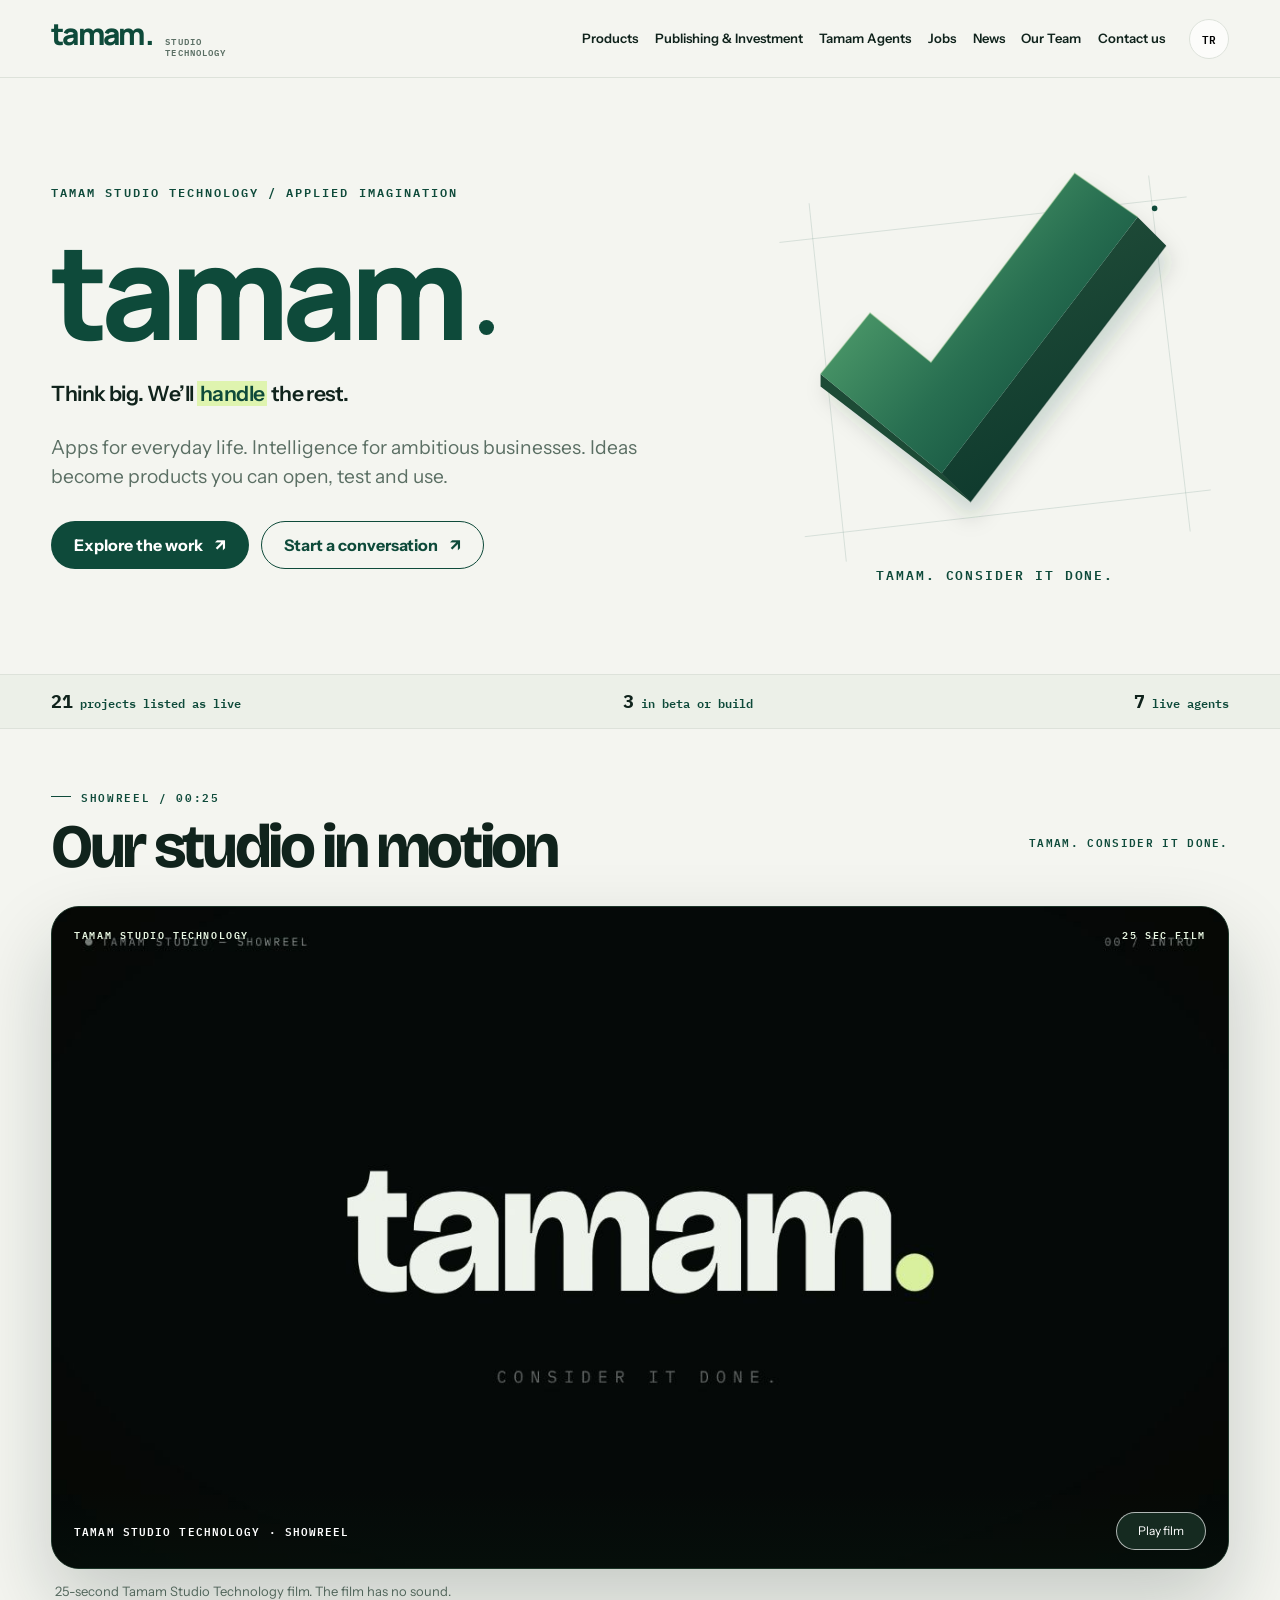
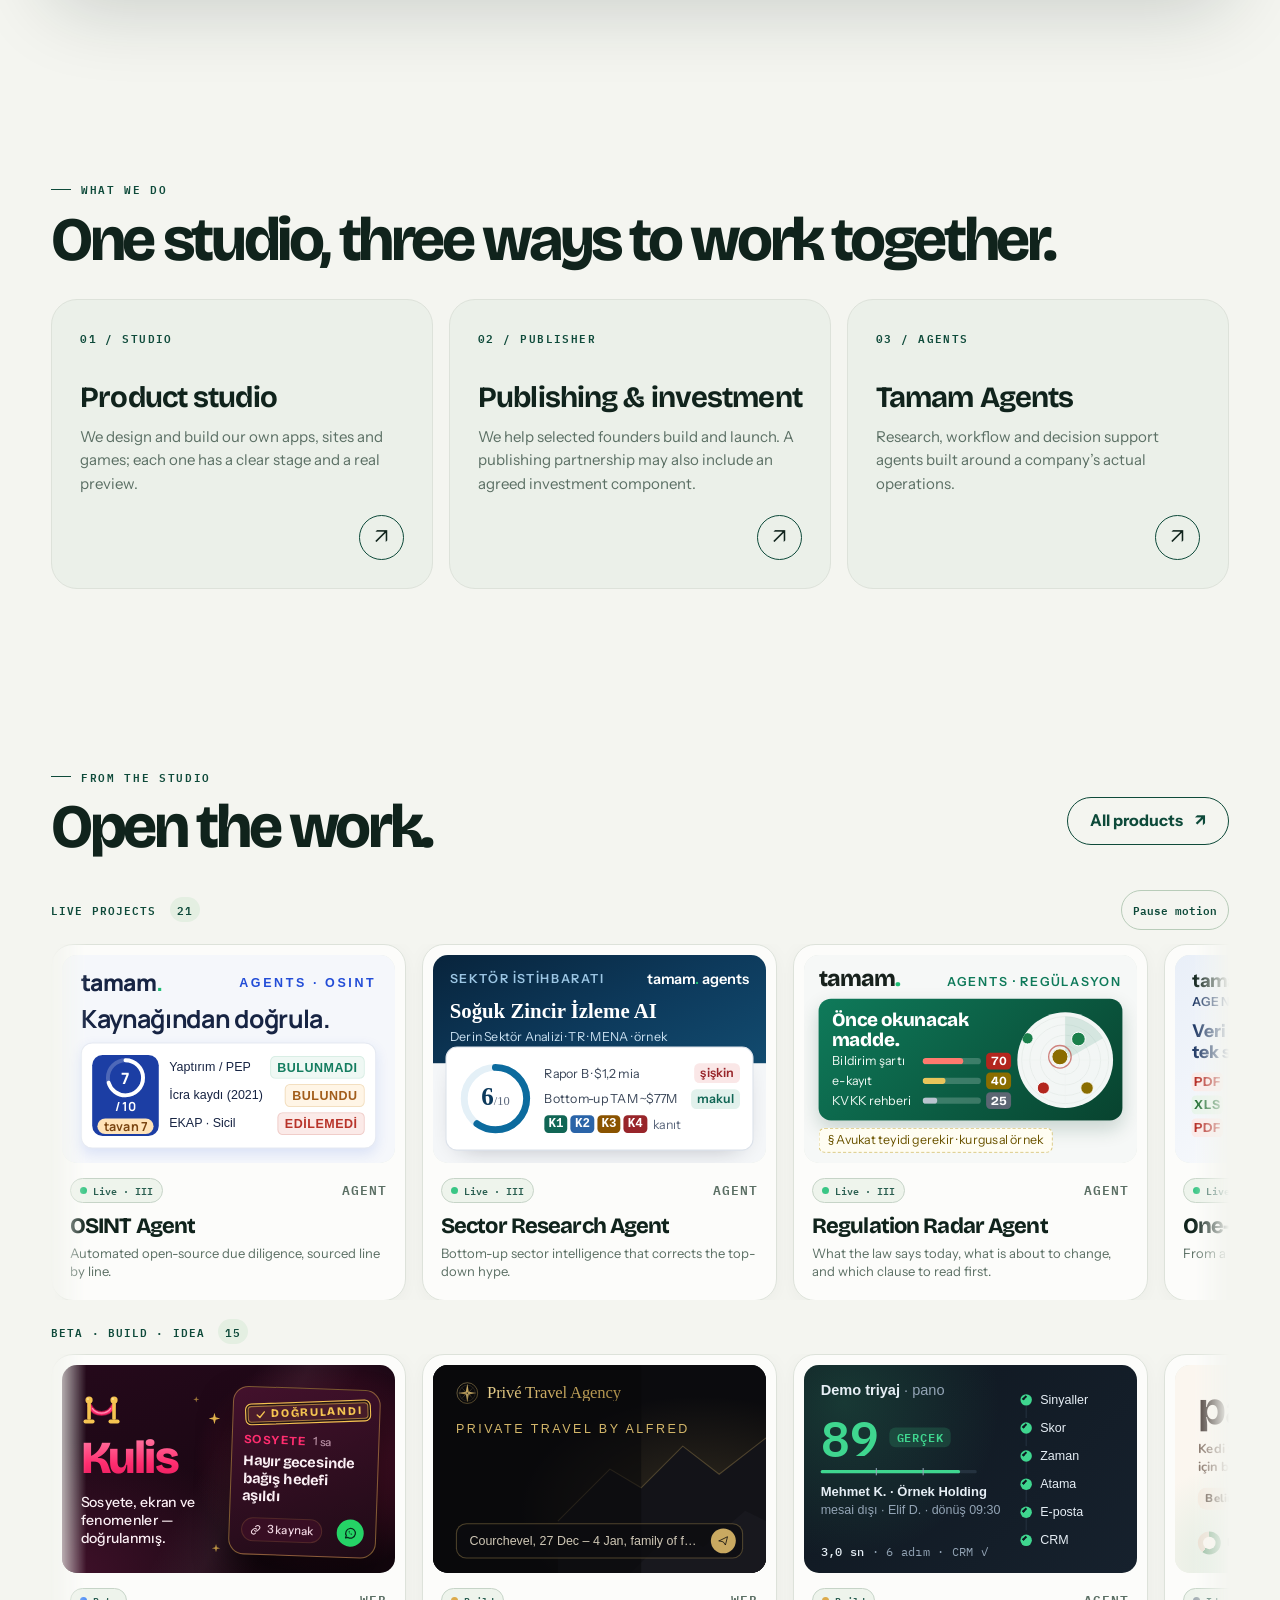
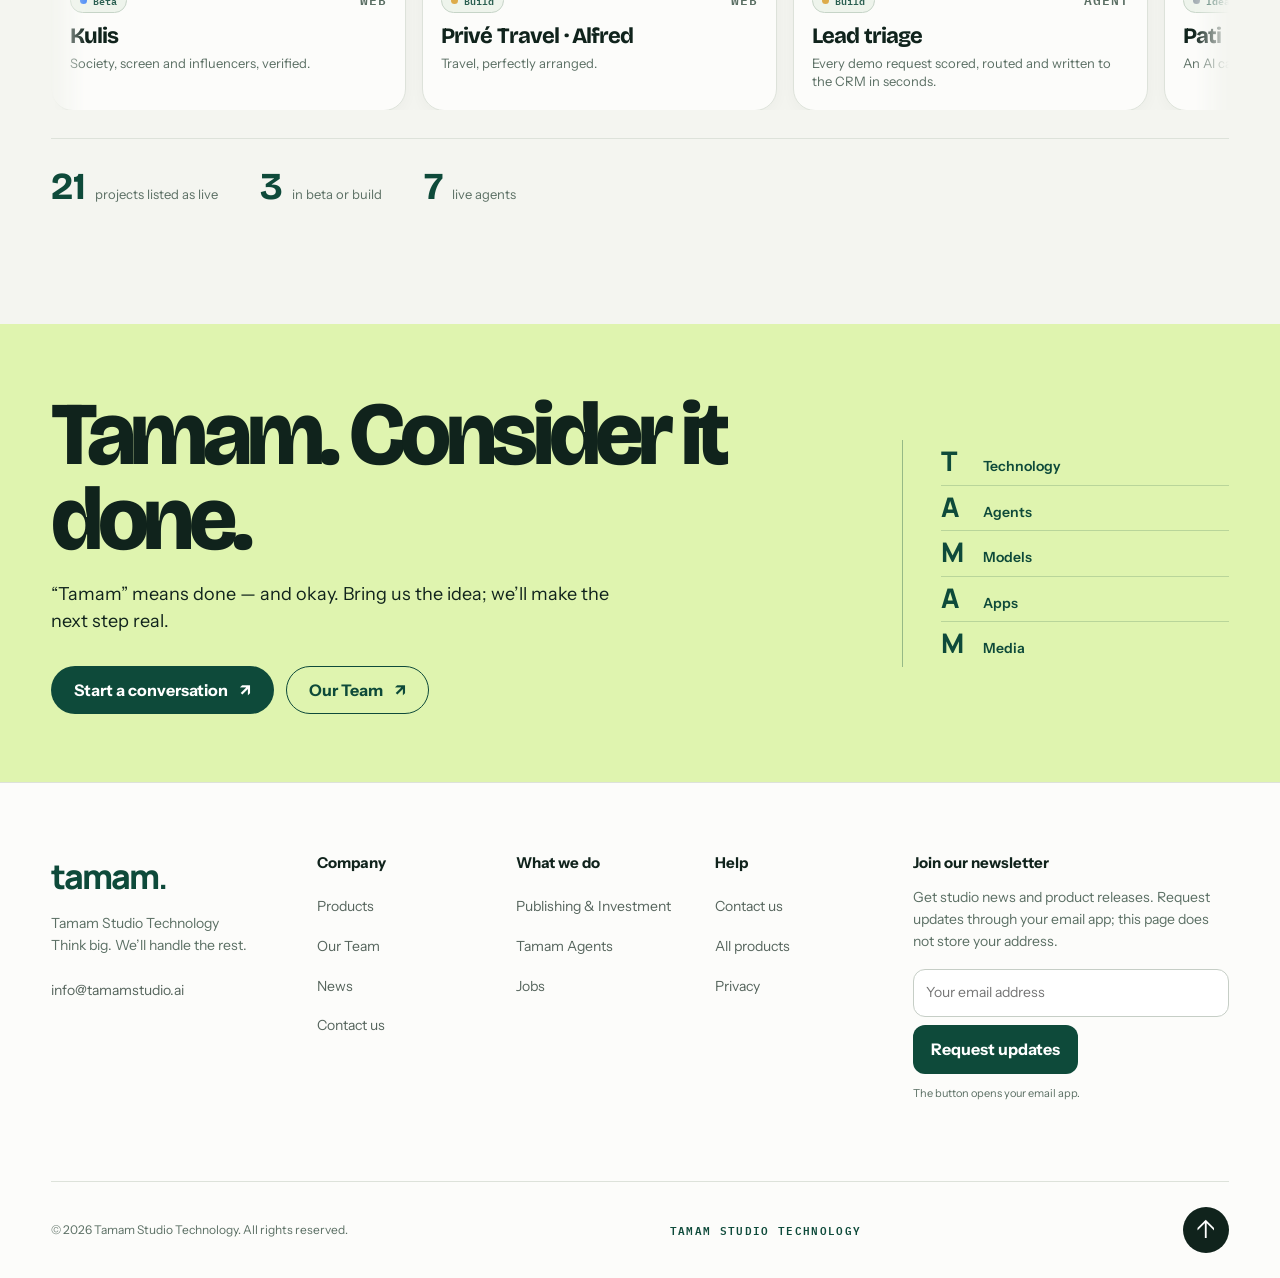
<file: index.html>
<!doctype html>
<html lang="en">
<head>
  <meta charset="utf-8">
  <meta name="viewport" content="width=device-width, initial-scale=1">
  <meta name="theme-color" content="#F4F5F0">
  <meta name="description" content="Tamam Studio Technology makes apps, media and AI products for people and businesses. Explore the work, its current stage and its previews.">
  <title>Tamam Studio Technology — Consider it done.</title>
  <link rel="canonical" href="https://tamamstudio.ai/">
  <meta property="og:type" content="website">
  <meta property="og:site_name" content="Tamam Studio Technology">
  <meta property="og:url" content="https://tamamstudio.ai/">
  <meta property="og:title" content="Tamam Studio Technology — Consider it done.">
  <meta property="og:description" content="Tamam Studio Technology makes apps, media and AI products for people and businesses. Explore the work, its current stage and its previews.">
  <meta property="og:image" content="https://tamamstudio.ai/og.png">
  <meta property="og:image:width" content="1200">
  <meta property="og:image:height" content="630">
  <meta property="og:image:alt" content="tamam. — Tamam Studio Technology. Think big. We’ll handle the rest.">
  <meta property="og:locale" content="en_GB">
  <meta property="og:locale:alternate" content="tr_TR">
  <meta name="twitter:card" content="summary_large_image">
  <meta name="twitter:image" content="https://tamamstudio.ai/og.png">
  <meta name="referrer" content="strict-origin-when-cross-origin">
  <link rel="icon" href="favicon.ico" sizes="32x32">
  <link rel="icon" type="image/svg+xml" href="tamam-check.svg">
  <link rel="apple-touch-icon" href="apple-touch-icon.png">
  <link rel="preconnect" href="https://fonts.googleapis.com">
  <link rel="preconnect" href="https://fonts.gstatic.com" crossorigin>
  <link href="https://fonts.googleapis.com/css2?family=Bricolage+Grotesque:opsz,wght@12..96,400..800&family=Instrument+Sans:wght@400;500;600;700&family=Manrope:wght@600;700;800&family=IBM+Plex+Mono:wght@400;500;600&display=swap" rel="stylesheet">
  <link href="https://fonts.googleapis.com/css2?family=Playfair+Display:wght@700;900&family=Newsreader:wght@400;600&family=Libre+Franklin:wght@400;600&family=Bodoni+Moda:opsz,wght@6..96,500..700&family=Fraunces:opsz,wght@9..144,400..700&family=Baloo+2:wght@700;800&family=Nunito:wght@600;700&display=swap" rel="stylesheet" media="print" onload="this.media='all'">
  <link rel="stylesheet" href="site.css?v=2">
  <script type="application/ld+json">{"@context":"https://schema.org","@type":"Organization","name":"Tamam Studio Technology","url":"https://tamamstudio.ai/","logo":"https://tamamstudio.ai/apple-touch-icon.png","email":"info@tamamstudio.ai","slogan":"Think big. We’ll handle the rest.","description":"Tamam Studio Technology makes apps, media and AI products for people and businesses."}</script>
</head>
<body>
  <a class="skip" href="#main">Skip to content</a>
  <header class="site-header" id="top">
    <div class="header-inner">
      <a class="wordmark" href="#home" aria-label="Tamam Studio Technology home">tamam<span class="wordmark-dot">.</span><span class="wordmark-sub">STUDIO TECHNOLOGY</span></a>
      <button id="menu-toggle" class="menu-toggle" type="button" aria-label="Open menu" aria-controls="main-nav" aria-expanded="false"><span></span><span></span><span></span></button>
      <nav id="main-nav" class="main-nav" aria-label="Primary">
        <a href="#products" data-nav="products">Products</a>
        <a href="#publisher" data-nav="publisher">Publishing &amp; Investment</a>
        <a href="#agents" data-nav="agents">Tamam Agents</a>
        <a href="#jobs" data-nav="jobs">Jobs</a>
        <a href="#news" data-nav="news">News</a>
        <a href="#team" data-nav="team">Our Team</a>
        <a href="#contact" data-nav="contact">Contact us</a>
      </nav>
      <button class="lang-toggle" id="lang-toggle" type="button" aria-label="Switch language">TR</button>
    </div>
  </header>
  <main id="main" tabindex="-1"></main>
  <footer class="site-footer" id="site-footer"></footer>
  <div class="modal-backdrop" id="project-modal" role="presentation" hidden></div>
  <noscript>
    <div class="no-script">
      <h1>tamam. — Tamam Studio Technology</h1>
      <p>Think big. We’ll handle the rest. Tamam Studio Technology makes apps for everyday life and AI agents for ambitious businesses: a product studio, a publishing and investment arm for selected founders, and Tamam Agents for companies.</p>
      <p>The project catalogue and its interactive previews need JavaScript. Contact: <a href="mailto:info@tamamstudio.ai">info@tamamstudio.ai</a></p>
    </div>
  </noscript>
  <script src="catalog.js?v=2"></script>
  <script src="site.js?v=2"></script>
</body>
</html>
</file>
<file: site.css>
:root{--bg:#F4F5F0;--paper:#FCFCFA;--ink:#10231C;--muted:#5B6F64;--line:#DDE2DA;--forest:#0E4A3A;--forest-deep:#0B362B;--green:#1FBF75;--lime:#DFF4AF;--gold:#D9A032;--blue:#3B82F6;--radius:24px;--display:'Bricolage Grotesque',Arial,sans-serif;--body:'Instrument Sans',Arial,sans-serif;--mono:'IBM Plex Mono',monospace}
*{box-sizing:border-box}html{scroll-behavior:smooth}body{margin:0;background:var(--bg);color:var(--ink);font:16px/1.55 var(--body);-webkit-font-smoothing:antialiased}body.modal-open{overflow:hidden}a{color:inherit}button,input{font:inherit}button{cursor:pointer}img,video{max-width:100%}button:focus-visible,a:focus-visible,input:focus-visible{outline:3px solid var(--green);outline-offset:3px}.sr-only{position:absolute;width:1px;height:1px;padding:0;margin:-1px;overflow:hidden;clip:rect(0,0,0,0);white-space:nowrap;border:0}.skip{position:absolute;left:-9999px;top:10px;z-index:1000;padding:10px;background:white}.skip:focus{left:12px}.site-header{position:sticky;top:0;z-index:50;background:rgba(244,245,240,.93);border-bottom:1px solid var(--line);-webkit-backdrop-filter:blur(18px);backdrop-filter:blur(18px)}.header-inner{max-width:1440px;margin:auto;min-height:77px;padding:0 clamp(20px,4vw,52px);display:flex;align-items:center;gap:24px}.wordmark{text-decoration:none;font:800 30px/1 var(--display);letter-spacing:-.06em;white-space:nowrap;display:flex;align-items:baseline;gap:2px}.wordmark-dot{color:var(--green)}.wordmark-sub{font:600 9px/1.2 var(--mono);letter-spacing:.12em;margin-left:10px;color:var(--muted);max-width:75px;white-space:normal}.main-nav{display:flex;align-items:center;justify-content:flex-end;gap:clamp(10px,1.3vw,22px);flex:1}.main-nav a{text-decoration:none;font-size:13px;font-weight:600;white-space:nowrap;position:relative;padding:23px 0}.main-nav a:hover,.main-nav a.active{color:var(--forest)}.main-nav a.active::after{content:'';height:3px;background:var(--green);position:absolute;bottom:13px;left:0;right:0;border-radius:2px}.lang-toggle{border:1px solid var(--line);background:var(--paper);border-radius:999px;padding:8px 12px;font:600 11px var(--mono)}.menu-toggle{display:none;background:none;border:0;width:42px;height:42px;padding:9px}.menu-toggle span{display:block;height:2px;background:var(--ink);margin:5px 0}
.container{max-width:1360px;margin:auto;padding:0 clamp(20px,4vw,56px)}.eyebrow{font:600 11px/1.4 var(--mono);letter-spacing:.15em;text-transform:uppercase;color:var(--forest);display:flex;align-items:center;gap:10px}.eyebrow::before{content:'';width:20px;height:1px;background:currentColor}.page-hero{padding:96px 0 50px}.page-hero h1,.section-title{font:750 clamp(46px,7vw,96px)/.99 var(--display);letter-spacing:-.055em;margin:18px 0 22px;text-wrap:balance}.page-hero p{max-width:780px;font-size:clamp(17px,2vw,22px);color:var(--muted);line-height:1.45;margin:0}.section-title{font-size:clamp(36px,4.8vw,64px)}.lead{font-size:20px;line-height:1.55;color:var(--muted);max-width:800px}.button{display:inline-flex;align-items:center;justify-content:center;gap:11px;border:1px solid transparent;min-height:48px;padding:10px 22px;border-radius:999px;font-weight:700;text-decoration:none;transition:transform .2s,background .2s,border-color .2s}.button:hover{transform:translateY(-2px)}.button.primary{background:var(--forest);color:#fff}.button.primary:hover{background:var(--forest-deep)}.button.light{background:var(--lime);color:var(--ink)}.button.outline{border-color:var(--forest);color:var(--forest)}.button.white{background:#fff;color:var(--forest)}.button-row{display:flex;gap:12px;flex-wrap:wrap;margin-top:30px}
.home-hero{padding:78px 0 64px;position:relative;overflow:hidden;background:radial-gradient(ellipse 50% 45% at 90% 10%,#E3F3E6 0,transparent 100%),var(--bg)}.home-grid{display:grid;grid-template-columns:minmax(0,1.25fr) minmax(300px,.75fr);gap:52px;align-items:end}.hero-overline{font:600 12px var(--mono);letter-spacing:.17em;color:var(--forest);text-transform:uppercase}.home-hero h1{font:800 clamp(62px,9vw,148px)/.9 var(--display);letter-spacing:-.075em;margin:26px 0 20px}.home-hero h1 .check-inline{display:inline-flex;vertical-align:.09em;width:.66em;height:.66em;border:3px solid var(--green);border-radius:50%;align-items:center;justify-content:center;margin-left:.07em;animation:check-pop .85s .55s both}.home-hero h1 .check-inline svg{width:70%;height:70%;stroke:var(--forest);stroke-width:3.2;fill:none;stroke-linecap:round;stroke-linejoin:round}.home-hero .slogan{font:700 clamp(25px,3vw,42px)/1.15 var(--display);letter-spacing:-.04em;margin:0 0 18px}.home-hero .slogan em{font-style:normal;background:var(--lime);padding:0 .12em}.home-hero .summary{font-size:19px;line-height:1.48;max-width:490px;color:var(--muted)}.acronym{margin-top:42px;display:grid;grid-template-columns:repeat(5,1fr);gap:7px;max-width:720px}.acronym div{border-top:1px solid #B9C8BB;padding:12px 7px 10px 0;animation:rise .7s both}.acronym div:nth-child(2){animation-delay:.1s}.acronym div:nth-child(3){animation-delay:.2s}.acronym div:nth-child(4){animation-delay:.3s}.acronym div:nth-child(5){animation-delay:.4s}.acronym strong{display:block;font:800 28px/1 var(--display);color:var(--forest)}.acronym span{display:block;margin-top:5px;font:500 11px/1.25 var(--mono);word-break:break-word;color:var(--muted)}.hero-ribbon{border-top:1px solid var(--line);border-bottom:1px solid var(--line);padding:15px 0;background:#ECF0E8}.ribbon-inner{display:flex;gap:30px;flex-wrap:wrap;justify-content:space-between;font:600 12px var(--mono);color:var(--forest)}.ribbon-inner b{font-size:18px;color:var(--ink)}
.section{padding:90px 0}.section-head{display:flex;justify-content:space-between;align-items:end;gap:20px;margin-bottom:28px}.section-head h2{margin:13px 0 0}.reel-section{padding:60px 0 90px}.reel-frame{position:relative;background:#0B120E;border-radius:28px;overflow:hidden;box-shadow:0 36px 80px rgba(16,35,28,.2);border:1px solid #1C3528}.reel-frame video{display:block;width:100%;aspect-ratio:16/9;object-fit:cover;background:radial-gradient(circle at 50% 55%,#1D3B2D,#07110B 75%)}.reel-top{position:absolute;top:0;left:0;right:0;display:flex;justify-content:space-between;padding:18px 22px;color:#E8F7E2;pointer-events:none;font:600 10px var(--mono);letter-spacing:.16em}.reel-bottom{position:absolute;bottom:0;left:0;right:0;display:flex;justify-content:space-between;align-items:center;gap:12px;padding:24px 22px 18px;background:linear-gradient(transparent,#06100BBF);color:#fff}.reel-bottom span{font:600 11px var(--mono);letter-spacing:.1em}.reel-bottom button{border:1px solid #FFFFFFAA;background:#152A20;color:white;border-radius:999px;padding:9px 15px;font-size:12px}.reel-note{color:var(--muted);font-size:13px;margin:12px 4px 0}
.pillar-grid{display:grid;grid-template-columns:repeat(3,1fr);gap:16px}.pillar{min-height:290px;background:#EBF0E9;border:1px solid var(--line);border-radius:26px;padding:28px;text-decoration:none;display:flex;flex-direction:column;justify-content:space-between;transition:transform .25s,border-color .25s}.pillar:hover{transform:translateY(-5px);border-color:var(--green)}.pillar .number{font:600 11px var(--mono);color:var(--forest);letter-spacing:.13em}.pillar h3{font:700 clamp(24px,2.3vw,32px)/1.12 var(--display);letter-spacing:-.03em;margin:16px 0 10px}.pillar p{color:var(--muted);font-size:15px;margin:0}.pillar .arrow{align-self:flex-end;width:45px;height:45px;border:1px solid var(--forest);border-radius:50%;display:grid;place-items:center;font-size:22px}.phase-summary{display:flex;gap:42px;flex-wrap:wrap;border-top:1px solid var(--line);padding:25px 0;margin-top:28px}.phase-summary div{display:flex;align-items:baseline;gap:9px}.phase-summary strong{font:700 38px var(--display);color:var(--forest)}.phase-summary span{color:var(--muted);font-size:13px}
.filter-bar{display:flex;gap:9px;flex-wrap:wrap;margin:0 0 24px}.filter-bar button{border:1px solid var(--line);background:var(--paper);border-radius:999px;padding:9px 15px;color:var(--ink);font-size:13px;font-weight:600}.filter-bar button.active{background:var(--forest);color:white;border-color:var(--forest)}.catalog-meta{font:500 12px var(--mono);color:var(--muted);margin-bottom:14px}.project-grid{display:grid;grid-template-columns:repeat(4,minmax(0,1fr));gap:24px 18px}.project-card{display:block;text-decoration:none;min-width:0}.project-card .cover-host{width:100%;aspect-ratio:8/5;border-radius:20px;overflow:hidden;background:#e5ece4;position:relative;border:1px solid #D5DDD3;transition:transform .25s,box-shadow .25s}.project-card:hover .cover-host{transform:translateY(-4px);box-shadow:0 16px 32px #10231C1A}.project-card h3{font:700 21px/1.15 var(--display);letter-spacing:-.03em;margin:12px 0 5px;white-space:nowrap;overflow:hidden;text-overflow:ellipsis}.project-card p{font-size:12px;color:var(--muted);margin:0;line-height:1.35;min-height:32px}.project-card .card-meta{display:flex;align-items:center;gap:10px;margin-top:8px;font:600 11px var(--mono);color:var(--forest)}.phase-dot{width:8px;height:8px;border-radius:50%;background:#94A29A;flex:none}.phase-dot.live,.phase-dot.internal{background:var(--green)}.phase-dot.beta{background:var(--blue)}.phase-dot.build{background:var(--gold)}.phase-dot.idea{background:#96A2A9}.featured-grid{display:grid;grid-template-columns:repeat(4,1fr);gap:16px}.featured-grid .project-card{background:var(--paper);border:1px solid var(--line);border-radius:24px;padding:10px 10px 14px}.featured-grid .project-card h3,.featured-grid .project-card p,.featured-grid .project-card .card-meta{margin-left:6px;margin-right:6px}.featured-grid .project-card .cover-host{border-radius:16px}
.promise{background:var(--lime);padding:68px 0}.promise-inner{display:flex;justify-content:space-between;align-items:center;gap:40px}.promise h2{font:800 clamp(45px,7vw,96px)/.95 var(--display);letter-spacing:-.06em;margin:0 0 18px}.promise p{max-width:570px;font-size:18px}.promise .seal{width:190px;height:190px;border:2px solid var(--forest);border-radius:50%;flex:none;display:grid;place-items:center}.promise .seal svg{width:120px;height:120px;fill:none;stroke:var(--forest);stroke-width:11;stroke-linecap:round;stroke-linejoin:round}
.info-grid{display:grid;grid-template-columns:repeat(3,1fr);gap:15px;margin:30px 0 80px}.info-card{padding:28px;background:var(--paper);border:1px solid var(--line);border-radius:24px}.info-card .index{font:600 11px var(--mono);color:var(--forest)}.info-card h3{font:700 25px/1.15 var(--display);letter-spacing:-.03em;margin:22px 0 10px}.info-card p{color:var(--muted);margin:0}.info-card a{text-decoration:none;color:var(--forest);font-weight:700}.split{display:grid;grid-template-columns:1fr 1fr;gap:40px;align-items:start}.quote-panel{padding:34px;border-radius:28px;background:var(--forest);color:white}.quote-panel h2{font:700 37px/1.1 var(--display);margin:0 0 18px}.quote-panel p{color:#D9EDE1;margin:0}.role-cloud{display:flex;gap:9px;flex-wrap:wrap;margin:26px 0}.role-cloud span{padding:10px 13px;border-radius:999px;border:1px solid #BFCFC1;background:#EDF2EA;font-weight:700;font-size:13px}.timeline{list-style:none;padding:0;margin:0}.timeline li{padding:20px 0;border-top:1px solid var(--line)}.timeline strong{display:block;font-size:18px}.timeline small{display:block;font:600 11px var(--mono);color:var(--forest);margin:5px 0}.timeline p{margin:6px 0 0;color:var(--muted)}.paper-panel{padding:35px;background:#fff;border:1px solid var(--line);border-radius:28px}.paper-panel h2{font:700 30px var(--display);margin:0 0 12px}.paper-panel p{color:var(--muted)}.paper-panel ul{padding-left:20px}.paper-panel li{margin:10px 0}.news-page .paper-masthead{background:#F4EFE6;border:1px solid #B9AE9C;padding:35px;margin:36px 0;border-radius:5px;max-width:960px}.news-page .paper-masthead h2{font:900 clamp(48px,7vw,90px)/1 'Playfair Display',Georgia,serif;letter-spacing:-.045em;margin:0;text-align:center}.news-page .paper-masthead p{text-align:center;font-family:'Newsreader',Georgia,serif;font-style:italic}.news-page .paper-rule{border-bottom:3px double #161616;margin-top:20px}.news-page .news-open{display:flex;align-items:center;gap:16px;margin:28px 0 0}.news-page .news-open img{width:200px;height:130px;object-fit:cover;object-position:top;border:1px solid #B9AE9C}
.site-footer{background:#FCFCFA;border-top:1px solid var(--line);margin-top:0;padding:70px 0 0}.footer-top{display:grid;grid-template-columns:1.1fr .8fr .8fr .8fr 1.55fr;gap:32px;padding-bottom:68px}.footer-brand{font:800 34px var(--display);letter-spacing:-.06em}.footer-brand b{color:var(--green)}.footer-top h3{font:700 15px var(--body);margin:0 0 15px}.footer-top a{display:block;text-decoration:none;color:#55645C;margin:9px 0;font-size:14px}.footer-top a:hover{text-decoration:underline;color:var(--forest)}.footer-top p{color:var(--muted);font-size:14px;max-width:300px}.newsletter-form{display:flex;gap:8px;margin-top:17px}.newsletter-form input{min-width:0;flex:1;border:1px solid #C6CEC6;border-radius:12px;background:white;padding:12px;font-size:14px}.newsletter-form button{border:0;border-radius:12px;padding:12px 18px;background:var(--forest);color:white;font-weight:700}.newsletter-note{font-size:11px!important}.footer-bottom{border-top:1px solid var(--line);padding:25px 0;display:flex;justify-content:space-between;align-items:center;gap:20px;color:var(--muted);font-size:12px}.footer-bottom p{margin:0}.to-top{width:46px;height:46px;border-radius:50%;background:var(--ink);color:#fff;border:0;font-size:25px;line-height:1}.footer-top .top-control{align-self:start}.footer-mark{font:600 11px var(--mono);letter-spacing:.12em;color:var(--forest)}
.modal-backdrop[hidden]{display:none}.modal-backdrop{position:fixed;inset:0;z-index:100;background:rgba(8,25,16,.82);display:flex;justify-content:center;align-items:center;padding:20px;-webkit-backdrop-filter:blur(10px);backdrop-filter:blur(10px)}.modal-panel{position:relative;width:min(1460px,100%);max-height:calc(100vh - 40px);overflow:auto;background:var(--paper);border-radius:28px;display:grid;grid-template-columns:minmax(0,1fr) 360px;box-shadow:0 40px 100px #0006}.modal-close{position:sticky;top:15px;margin:15px 15px -55px auto;grid-column:1/-1;z-index:5;border:0;background:#fff;color:var(--ink);border-radius:50%;width:42px;height:42px;box-shadow:0 3px 12px #0003;font-size:25px}.modal-view{background:#E8EEE9;min-height:650px;display:flex;align-items:center;justify-content:center;overflow:auto;padding:36px 20px}.device-footprint{position:relative;flex:none}.device{position:absolute;left:0;top:0;transform-origin:0 0;background:#fff;overflow:hidden;box-shadow:0 24px 70px #0003}.device.phone{border:10px solid #18201C;border-radius:49px}.device.phone .device-screen{border-radius:39px;overflow:hidden}.device.browser{border:9px solid #17241B;border-radius:18px}.device.browser .device-screen{border-radius:8px}.device-screen{position:absolute;inset:0}.phone-island{position:absolute;left:50%;top:10px;transform:translateX(-50%);width:105px;height:26px;border-radius:20px;background:#151515;z-index:4;pointer-events:none}.modal-copy{padding:42px 28px 30px;overflow:auto}.modal-copy .phase{font:700 12px var(--mono);text-transform:uppercase;color:var(--forest)}.modal-copy h2{font:800 38px/1.03 var(--display);letter-spacing:-.045em;margin:16px 0}.modal-copy .tag{font-size:18px;font-weight:600;color:var(--forest)}.modal-copy p{font-size:14px;color:var(--muted)}.modal-copy h3{font:700 14px var(--body);margin:26px 0 6px}.modal-copy .small{font-size:12px}.modal-copy .external{margin-top:18px}.modal-copy .hint{margin-top:16px;font:500 11px var(--mono);color:var(--muted)}.no-script{text-align:center;padding:30px}
@keyframes rise{from{opacity:0;transform:translateY(16px)}to{opacity:1;transform:none}}@keyframes check-pop{from{opacity:0;transform:scale(.3) rotate(-25deg)}to{opacity:1;transform:scale(1) rotate(0)}}@media(prefers-reduced-motion:reduce){*,*::before,*::after{animation-duration:.01ms!important;transition-duration:.01ms!important;scroll-behavior:auto!important}}
@media(max-width:1120px){.main-nav{gap:10px}.main-nav a{font-size:11px}.wordmark-sub{display:none}.project-grid{grid-template-columns:repeat(3,1fr)}.featured-grid{grid-template-columns:repeat(2,1fr)}.footer-top{grid-template-columns:repeat(4,1fr)}.footer-top>div:last-child{grid-column:1/-1;max-width:640px}}@media(max-width:800px){.header-inner{min-height:67px}.menu-toggle{display:block;order:3;margin-left:auto}.lang-toggle{order:2;margin-left:auto}.main-nav{position:absolute;top:67px;left:0;right:0;background:var(--paper);border-bottom:1px solid var(--line);display:none;flex-direction:column;align-items:stretch;padding:10px 24px 20px;box-shadow:0 20px 30px #10231C19}.main-nav.open{display:flex}.main-nav a{font-size:15px;padding:8px 0}.main-nav a.active::after{bottom:4px;right:auto;width:30px}.home-grid,.split{grid-template-columns:1fr}.pillar-grid,.info-grid{grid-template-columns:1fr}.project-grid{grid-template-columns:repeat(2,1fr)}.modal-panel{grid-template-columns:1fr}.modal-view{min-height:500px}.modal-copy{padding:26px}.footer-top{grid-template-columns:repeat(2,1fr)}.footer-bottom{align-items:start}.promise .seal{width:100px;height:100px}.promise .seal svg{width:64px;height:64px}}@media(max-width:520px){.home-hero{padding:55px 0}.home-hero h1{font-size:60px}.acronym span{font-size:8px}.acronym strong{font-size:20px}.section{padding:65px 0}.project-grid{gap:18px 10px}.project-card h3{font-size:17px}.project-card p{font-size:11px}.featured-grid{gap:10px}.featured-grid .project-card{padding:6px 6px 12px}.phase-summary{gap:16px}.promise-inner{display:block}.promise .seal{margin-top:30px}.footer-top{gap:18px}.footer-top>div:last-child{grid-column:1/-1}.newsletter-form{flex-direction:column}.footer-bottom{flex-direction:column}.modal-backdrop{padding:6px}.modal-panel{border-radius:17px;max-height:calc(100vh - 12px)}.modal-view{padding:30px 10px;min-height:440px}.page-hero{padding:62px 0 32px}}

.promise .seal img{width:180px;height:180px;max-width:none}@media(max-width:800px){.promise .seal img{width:100px;height:100px}}

.reel-controls{display:flex;align-items:center;gap:8px}.reel-controls button{min-width:90px}

/* The hero is an open editorial layout; the acrostic occupies its own column. */
.home-hero{padding:clamp(64px,7vw,112px) 0 clamp(65px,7vw,100px);background:radial-gradient(ellipse 38% 60% at 90% 20%,#E3F3E6 0,transparent 100%),var(--bg)}
.wordmark,.footer-brand,.home-hero h1{font-family:'Manrope','Instrument Sans',Arial,sans-serif}
.home-grid{grid-template-columns:minmax(0,1.75fr) minmax(240px,.72fr);gap:clamp(36px,5vw,80px);align-items:center}
.home-grid>*{min-width:0}
.hero-main{position:relative;z-index:1}
.home-hero h1{font:800 clamp(82px,10.6vw,176px)/.83 var(--display);letter-spacing:-.09em;margin:30px 0 40px;white-space:nowrap;max-width:100%}
.home-hero h1 .check-inline{width:.47em;height:.47em;vertical-align:.05em;border-width:3px;margin-left:.085em}
.home-hero h1 .check-inline svg{width:72%;height:72%}
.home-hero .slogan{font:700 clamp(34px,4.25vw,60px)/1.06 var(--body);letter-spacing:-.065em;max-width:850px;margin-bottom:26px;text-wrap:balance}
.home-hero .slogan em{box-decoration-break:clone;-webkit-box-decoration-break:clone;padding:.01em .14em .08em}
.home-hero .summary{font-size:clamp(17px,1.5vw,20px);max-width:660px;line-height:1.52}
/* Text, cards and columns must be allowed to shrink before they wrap. */
.section-head{flex-wrap:wrap;align-items:center}
.section-head>*{min-width:0}
.page-hero h1{font-size:clamp(46px,6.5vw,88px);overflow-wrap:anywhere}
.section-title,.promise h2,.quote-panel h2,.paper-panel h2,.job-card h2{overflow-wrap:anywhere}
.split{grid-template-columns:repeat(2,minmax(0,1fr))}
.split>*,.info-grid>*,.pillar-grid>*,.footer-top>*,.job-grid>*{min-width:0}
.quote-panel,.paper-panel,.info-card{overflow-wrap:anywhere}
.reel-bottom{flex-wrap:wrap}
.reel-controls{display:flex;gap:8px;flex-wrap:wrap}
.footer-top{grid-template-columns:1.05fr .75fr .75fr .75fr minmax(260px,1.4fr);gap:clamp(16px,2.3vw,32px)}
.newsletter-column{min-width:0}
.newsletter-form{flex-wrap:wrap}
.newsletter-form input{min-width:min(100%,170px)}
.footer-bottom{flex-wrap:wrap}
/* Three real application routes, with no invented compensation or work arrangement. */
.jobs-section{padding-bottom:100px}
.jobs-intro{display:flex;justify-content:space-between;align-items:end;gap:32px;margin:14px 0 34px;border-bottom:1px solid var(--line);padding-bottom:25px}
.jobs-intro p{max-width:600px;color:var(--muted);margin:0}
.job-grid{display:grid;grid-template-columns:repeat(3,minmax(0,1fr));gap:16px}
.job-card{background:var(--paper);border:1px solid var(--line);border-radius:28px;padding:clamp(22px,2.5vw,34px);display:flex;flex-direction:column;min-height:480px;transition:border-color .2s,transform .2s}
.job-card:hover{transform:translateY(-4px);border-color:var(--green)}
.job-card-top{display:flex;justify-content:space-between;gap:12px;align-items:start;font:600 11px/1.5 var(--mono);letter-spacing:.07em;color:var(--forest)}
.job-open{display:inline-block;padding:4px 8px;border-radius:99px;background:#DFF4AF;color:var(--forest);white-space:nowrap}
.job-card h2{font:750 clamp(30px,3vw,44px)/1 var(--display);letter-spacing:-.055em;margin:50px 0 12px}
.job-intro{font-size:17px;line-height:1.45;margin:0 0 20px}
.job-card ul{list-style:none;padding:0;margin:0 0 26px;color:var(--muted);font-size:14px;line-height:1.5}
.job-card li{position:relative;padding:9px 0 9px 18px;border-top:1px solid var(--line)}
.job-card li::before{content:'✓';position:absolute;left:0;color:var(--green);font-weight:800}
.job-card .button{align-self:start;margin-top:auto}
@media(max-width:1120px){
  .footer-top{grid-template-columns:repeat(4,minmax(0,1fr))}
  .newsletter-column{grid-column:1/-1;max-width:620px}
  .job-grid{grid-template-columns:repeat(2,minmax(0,1fr))}
  .modal-panel{grid-template-columns:1fr}
  .modal-view{min-height:480px}
  .home-grid{grid-template-columns:minmax(0,1.7fr) minmax(220px,.75fr);gap:30px}
  .home-hero h1{font-size:clamp(78px,10.3vw,122px)}
  .home-hero .slogan{font-size:clamp(32px,4vw,46px)}
}
@media(max-width:800px){
  .home-grid,.split{grid-template-columns:1fr}
  .home-hero h1{font-size:clamp(76px,17vw,128px)}
  .hero-acronym{border-left:0;border-top:1px solid #AFC5B5;padding:28px 0 0;margin-top:8px}
  .hero-acronym .acronym{grid-template-columns:repeat(5,minmax(0,1fr));gap:10px;margin-bottom:16px}
  .hero-acronym .acronym div{display:block;padding:12px 0;border-top:1px solid #C6D4C8;border-bottom:1px solid #C6D4C8}
  .hero-acronym .acronym strong{font-size:38px;min-width:0}
  .hero-acronym .acronym span{display:block;margin-top:8px;font-size:12px}
  .hero-acronym>p{max-width:600px}
  .footer-top{grid-template-columns:repeat(2,minmax(0,1fr))}
  .promise-inner{align-items:flex-start}
}
@media(max-width:600px){
  .main-nav.open{max-height:calc(100dvh - 67px);overflow-y:auto}
  .job-grid{grid-template-columns:1fr}
  .job-card{min-height:0}
  .job-card h2{margin-top:35px}
  .jobs-intro{display:block}
  .jobs-intro p{margin-top:16px}
  .reel-bottom{position:static;background:#0B120E;padding:15px;gap:12px}
  .reel-bottom>span{font-size:9px;line-height:1.4}
  .reel-controls{width:100%}
  .reel-controls button{flex:1}
  .promise-inner{display:block}
  .promise .seal{margin-top:32px}
}
@media(max-width:520px){
  .home-hero{padding:55px 0 60px}
  .home-hero h1{font-size:clamp(61px,16vw,85px);letter-spacing:-.095em;margin:25px 0 32px}
  .home-hero .slogan{font-size:clamp(30px,8vw,42px)}
  .hero-acronym .acronym{gap:5px}
  .hero-acronym .acronym strong{font-size:29px}
  .hero-acronym .acronym span{font-size:10px;line-height:1.2;overflow-wrap:anywhere}
  .page-hero h1{font-size:clamp(42px,11vw,62px)}
  .news-page .news-open{flex-wrap:wrap}
  .news-page .paper-masthead{padding:18px}
  .news-page .paper-masthead h2{font-size:clamp(34px,10vw,54px)}
  .footer-top{grid-template-columns:repeat(2,minmax(0,1fr))}
  .newsletter-column{grid-column:1/-1}
}

/* Original sculpted Tamam logo, placed in the open hero beside the wordmark. */
.home-grid{grid-template-columns:minmax(0,1.55fr) minmax(250px,.65fr);align-items:start}
.home-hero h1{font-size:clamp(92px,11.4vw,185px);margin-bottom:34px}
/* Status-first cards: the title and tagline wrap naturally and never share a fixed-height line. */
.project-card{display:flex;flex-direction:column;height:100%;min-width:0}
.project-card .cover-host{flex:none}
.project-card-copy{display:flex;flex:1;flex-direction:column;align-items:flex-start;min-width:0;padding-top:12px}
.project-card h3{white-space:normal;overflow:visible;text-overflow:clip;overflow-wrap:anywhere;font-size:clamp(19px,1.65vw,23px);line-height:1.16;margin:12px 0 7px;min-height:0}
.project-card p{margin:0;color:var(--muted);font-size:13px;line-height:1.42;min-height:0;overflow-wrap:anywhere}
.card-status{display:inline-flex;align-items:center;gap:7px;max-width:100%;padding:5px 9px;border:1px solid var(--line);border-radius:999px;color:var(--forest);background:#EDF4EA;font:600 11px/1.2 var(--mono);white-space:normal;overflow-wrap:anywhere}
.card-kind{display:block;font:600 10px/1.3 var(--mono);color:var(--muted);text-transform:uppercase;letter-spacing:.06em;margin-top:auto;padding-top:15px}
.featured-grid .project-card h3,.featured-grid .project-card p{margin-left:0;margin-right:0}
/* Moving portfolio rows. Two equal groups form a seamless loop; duplicate links are removed from keyboard order. */
.motion-showcase{min-width:0;margin:32px 0 0}
.motion-toolbar{display:flex;align-items:center;justify-content:space-between;gap:16px;flex-wrap:wrap;margin:0 0 14px;font:600 11px/1.4 var(--mono);letter-spacing:.1em;color:var(--forest)}
.motion-toolbar b{font-weight:600;padding:3px 7px;margin-left:5px;border-radius:99px;background:#E4EFE2}
.motion-toolbar button{font:600 11px/1.2 var(--mono);color:var(--forest);background:transparent;border:1px solid #B8CCB9;border-radius:99px;padding:7px 11px}
.motion-toolbar button:hover{background:#E6EFE5}
.motion-toolbar-second{margin-top:24px}
.motion-window{overflow:hidden;min-width:0;mask-image:linear-gradient(90deg,transparent,#000 3%,#000 97%,transparent);-webkit-mask-image:linear-gradient(90deg,transparent,#000 3%,#000 97%,transparent)}
.motion-track{display:flex;width:max-content;animation:marquee-slide 58s linear infinite;will-change:transform}
.motion-track.reverse{animation-direction:reverse;animation-duration:68s}
.motion-group{display:flex;gap:16px;padding-right:16px;align-items:stretch}
.motion-card{display:flex;flex:none;flex-direction:column;justify-content:space-between;gap:30px;width:clamp(250px,24vw,320px);min-height:235px;padding:22px;border:1px solid rgba(0,0,0,.08);border-radius:23px;background:var(--tile-bg);color:var(--tile-fg);text-decoration:none;overflow:hidden;transition:transform .2s ease}
.motion-card:hover{transform:translateY(-3px)}
.motion-card-top{display:flex;align-items:start;justify-content:space-between;gap:8px}
.motion-monogram{display:grid;place-items:center;flex:none;width:44px;height:44px;border-radius:13px;background:var(--tile-accent);color:var(--tile-fg);font:800 19px/1 var(--display)}
.motion-status{display:inline-flex;align-items:center;gap:6px;min-width:0;max-width:calc(100% - 52px);border:1px solid currentColor;border-radius:99px;padding:5px 8px;font:600 10px/1.2 var(--mono);overflow-wrap:anywhere}
.motion-status .phase-dot{width:7px;height:7px}
.motion-card-copy{display:flex;flex-direction:column;gap:7px;min-width:0}
.motion-card-copy strong{font:700 23px/1.1 var(--display);letter-spacing:-.04em;overflow-wrap:anywhere}
.motion-card-copy span{font-size:13px;line-height:1.35;opacity:.88;overflow-wrap:anywhere}
.motion-showcase:hover .motion-track,.motion-showcase.paused .motion-track{animation-play-state:paused}
.motion-window:has(:focus-visible) .motion-track{animation-play-state:paused}
@keyframes marquee-slide{to{transform:translateX(-50%)}}
.products-motion{padding-bottom:50px}
/* The full legend uses the phase numbers already present in the catalogue. */
.status-legend{border-top:1px solid var(--line);padding:52px 0 20px}
.status-legend-head{display:flex;align-items:end;justify-content:space-between;gap:20px;flex-wrap:wrap;margin-bottom:23px}
.status-legend-head h2{font:750 clamp(30px,3.6vw,46px)/1.1 var(--display);letter-spacing:-.04em;margin:10px 0 0}
.status-legend-head p{max-width:350px;color:var(--muted);margin:0}
.status-grid{display:grid;grid-template-columns:repeat(4,minmax(0,1fr));gap:12px}
.status-item{min-width:0;background:var(--paper);border:1px solid var(--line);border-radius:17px;padding:18px}
.status-item.status-live{border-top:3px solid var(--green)}
.status-item-top{display:flex;justify-content:space-between;gap:10px;align-items:baseline}
.status-item-top strong{font:700 16px/1.2 var(--display);overflow-wrap:anywhere}
.status-item-top span{color:var(--forest);font:700 18px var(--mono)}
.status-item p{font-size:13px;line-height:1.45;color:var(--muted);margin:9px 0 0}
.catalog-section{padding-top:55px}
.phase-explanation{padding:9px 12px;background:#EAF3E8;border-radius:10px;font-size:12px!important;color:var(--forest)!important}
/* The one acrostic is set quietly into the green closing area. */
.promise-inner{display:grid;grid-template-columns:minmax(0,1.6fr) minmax(245px,.65fr);align-items:center;gap:45px}
.promise-acrostic{border-left:1px solid rgba(14,74,58,.35);padding-left:clamp(18px,3vw,42px);display:grid;gap:0;min-width:0}
.promise-acrostic div{display:flex;align-items:baseline;gap:14px;border-bottom:1px solid rgba(14,74,58,.18);padding:9px 0}
.promise-acrostic div:last-child{border-bottom:0}
.promise-acrostic strong{font:800 27px/.9 'Manrope',var(--display);color:var(--forest);width:28px;flex:none}
.promise-acrostic span{font:600 14px/1.25 var(--body);color:var(--forest);overflow-wrap:anywhere}
@media(max-width:1120px){
 .home-grid{grid-template-columns:minmax(0,1.6fr) minmax(220px,.6fr)}
 .home-hero h1{font-size:clamp(85px,10.5vw,135px)}
 .status-grid{grid-template-columns:repeat(3,minmax(0,1fr))}
}
@media(max-width:800px){
 .home-grid{grid-template-columns:1fr}
 .home-hero h1{font-size:clamp(80px,17vw,130px)}
 .promise-inner{grid-template-columns:1fr}
 .promise-acrostic{border-left:0;border-top:1px solid rgba(14,74,58,.35);padding:18px 0 0}
 .status-grid{grid-template-columns:repeat(2,minmax(0,1fr))}
}
@media(max-width:600px){
 .project-grid{grid-template-columns:1fr}
 .project-card h3{font-size:22px}
 .motion-card{width:260px;min-height:230px}
 .motion-window{mask-image:none;-webkit-mask-image:none}
 .status-grid{grid-template-columns:1fr}
 .status-item{padding:15px}
}
@media(max-width:520px){
 .home-hero h1{font-size:clamp(66px,16vw,87px)}
 .promise-acrostic strong{font-size:23px}
 .promise-acrostic span{font-size:13px}
}
@media(prefers-reduced-motion:reduce){
 .motion-window{overflow-x:auto;mask-image:none;-webkit-mask-image:none}
 .motion-track,.motion-track.reverse{animation:none;will-change:auto}
 .motion-group[aria-hidden="true"]{display:none}
 .motion-toolbar button{display:none}
}

/* The check and guide lines sit directly on the page background. */
.home-hero{background:var(--bg)}
.wordmark-dot,.footer-brand b{color:inherit}
.home-grid{grid-template-columns:minmax(0,1.34fr) minmax(290px,.95fr);gap:clamp(32px,4vw,72px);align-items:center}
.home-hero h1{font-family:'Manrope','Instrument Sans',Arial,sans-serif;font-size:clamp(86px,10.2vw,158px);font-weight:800;letter-spacing:-.06em;line-height:.95;margin:26px 0 28px;color:var(--ink)}
/* Keep a real period in the text while drawing its punctuation mark as a perfect round dot. */
.hero-dot{display:inline-block;vertical-align:baseline;width:.115em;height:.115em;margin-left:.13em;margin-bottom:.04em;background:currentColor;border-radius:50%;overflow:hidden;text-indent:-9999px;white-space:nowrap;letter-spacing:0}
.home-hero .slogan{font:600 clamp(14px,1.65vw,23px)/1.35 var(--body);letter-spacing:-.025em;max-width:none;margin:0 0 24px;white-space:nowrap;text-wrap:nowrap}
.hero-illustration{width:100%;max-width:520px;margin:0;min-width:0;justify-self:center;align-self:center}
.hero-illustration img{display:block;width:100%;height:auto;aspect-ratio:1180/1000;object-fit:contain}
.hero-illustration figcaption{font:600 clamp(10px,1vw,13px)/1.45 var(--mono);letter-spacing:.15em;color:var(--forest);text-align:center;margin-top:2px}
@media(max-width:1120px){
 .home-grid{grid-template-columns:minmax(0,1.34fr) minmax(270px,.95fr);gap:30px}
 .home-hero h1{font-size:clamp(84px,10vw,120px)}
 .home-hero .slogan{font-size:clamp(14px,1.65vw,19px)}
}
@media(max-width:800px){
 .home-grid{grid-template-columns:1fr}
 .hero-illustration{width:min(100%,540px);margin-top:25px}
 .home-hero h1{font-size:clamp(75px,14vw,112px)}
 .home-hero .slogan{font-size:clamp(14px,2.8vw,20px)}
}
@media(max-width:520px){
 .hero-illustration{width:100%;margin-top:22px}
 .hero-illustration figcaption{font-size:10px;letter-spacing:.12em}
 .home-hero h1{font-size:clamp(62px,15.5vw,82px);letter-spacing:-.055em}
 .hero-dot{margin-left:.13em}
 .home-hero .slogan{font-size:clamp(13px,3.6vw,16px)}
}

/* The moving rows use each project's existing Tamam Studio 2 visual cover. */
.motion-card{width:clamp(285px,28vw,355px);min-height:0;padding:10px;gap:0;justify-content:flex-start;background:var(--paper);color:var(--ink);border:1px solid var(--line);border-radius:22px;box-shadow:0 4px 20px rgba(16,35,28,.045)}
.motion-card .motion-cover{display:block;width:100%;aspect-ratio:8/5;flex:none;border-radius:15px;overflow:hidden;background:#E5ECE4;position:relative}
.motion-card-copy{display:flex;flex:1;flex-direction:column;gap:7px;min-width:0;padding:15px 8px 9px}
.motion-card-meta{display:flex;align-items:center;justify-content:space-between;gap:8px;flex-wrap:wrap;margin-bottom:4px}
.motion-card .motion-status{max-width:100%;border:1px solid #BFCFC1;background:#EDF3EB;color:var(--forest);font:600 10px/1.25 var(--mono);padding:5px 9px}
.motion-kind{font:600 10px/1.2 var(--mono);letter-spacing:.07em;text-transform:uppercase;color:var(--muted)}
.motion-card-copy strong{font:750 22px/1.13 var(--display);letter-spacing:-.04em;overflow-wrap:anywhere}
.motion-card-copy .motion-tagline{font:400 13px/1.35 var(--body);color:var(--muted);opacity:1;overflow-wrap:anywhere}
.motion-group{align-items:stretch}
/* A cover is exactly 320:200. Its scaled artwork must not set the card's height. */
.motion-card .motion-cover,.project-card .cover-host{height:0;padding-bottom:62.5%;aspect-ratio:auto}
.wordmark,.footer-brand,.home-hero h1{color:var(--forest)}
.home-hero .slogan em{font:inherit;font-style:normal;background:var(--lime);color:var(--forest);padding:0 .12em;box-decoration-break:clone;-webkit-box-decoration-break:clone}
.catalog-group{margin-top:42px}
.catalog-group:first-of-type{margin-top:28px}
.catalog-group-head{display:flex;align-items:baseline;gap:12px;border-bottom:1px solid var(--line);padding-bottom:12px;margin-bottom:20px}
.catalog-group-head h2{font:750 clamp(22px,2.2vw,30px)/1.2 var(--display);letter-spacing:-.04em;margin:0;color:var(--forest)}
.catalog-group-head span{font:600 13px/1 var(--mono);color:var(--muted)}
.agents-page{padding-bottom:100px}
.agents-intro{display:flex;justify-content:space-between;align-items:end;gap:30px;border-bottom:1px solid var(--line);padding-bottom:22px;margin-bottom:26px}
.agents-intro h2{font:750 clamp(34px,4vw,52px)/1.05 var(--display);letter-spacing:-.05em;margin:10px 0 0;color:var(--forest)}
.agents-intro p{max-width:540px;margin:0;color:var(--muted);font-size:16px}
.agents-catalog{padding-bottom:80px}
.agents-demo{display:grid;grid-template-columns:minmax(0,.82fr) minmax(0,1.18fr);gap:clamp(25px,4vw,70px);background:#E7EFE5;border-radius:30px;padding:clamp(25px,4vw,55px)}
.agents-demo-copy h2{font:750 clamp(38px,4.5vw,62px)/1.04 var(--display);letter-spacing:-.06em;color:var(--forest);margin:16px 0}
.agents-demo-copy p{color:var(--muted);max-width:390px;line-height:1.55}
.agents-demo-copy a{color:var(--forest);font-weight:700}
.agents-demo-form{display:grid;grid-template-columns:repeat(2,minmax(0,1fr));gap:16px;background:var(--paper);border:1px solid var(--line);border-radius:22px;padding:clamp(20px,2.5vw,32px)}
.agents-demo-form label{display:flex;flex-direction:column;gap:6px;min-width:0;color:var(--forest);font-size:13px;font-weight:700}
.agents-demo-form input,.agents-demo-form select,.agents-demo-form textarea{width:100%;min-width:0;border:1px solid #BCCBC0;border-radius:10px;background:#fff;padding:11px 12px;color:var(--ink);font:500 15px/1.35 var(--body)}
.agents-demo-form textarea{resize:vertical}
.agents-demo-form .demo-wide,.agents-demo-form button,.agents-demo-form small{grid-column:1/-1}
.agents-demo-form button{justify-content:center;cursor:pointer;border:0}
.agents-demo-form small{color:var(--muted);line-height:1.45}
@media(max-width:800px){.agents-intro{display:block}.agents-intro p{margin-top:18px}.agents-demo{grid-template-columns:1fr}}
@media(max-width:520px){.agents-demo-form{grid-template-columns:1fr}.agents-demo-form .demo-wide,.agents-demo-form button,.agents-demo-form small{grid-column:1}}
@media(max-width:1050px){
 .header-inner{min-height:67px}
 .menu-toggle{display:block;order:3;margin-left:auto}
 .lang-toggle{order:2;margin-left:auto}
 .main-nav{position:absolute;top:67px;left:0;right:0;background:var(--paper);border-bottom:1px solid var(--line);display:none;flex-direction:column;align-items:stretch;padding:10px 24px 20px;box-shadow:0 20px 30px #10231C19}
 .main-nav.open{display:flex}
 .main-nav a{font-size:15px;padding:8px 0}
 .main-nav a.active::after{bottom:4px;right:auto;width:30px}
}
/* Publishing and investment form one partnership, with separate contributions. */
.publisher-page{padding-bottom:100px}
.publisher-offer-grid{display:grid;grid-template-columns:repeat(2,minmax(0,1fr));gap:18px;margin:10px 0 90px}
.publisher-offer{display:flex;flex-direction:column;min-width:0;min-height:480px;overflow:hidden;border-radius:30px;padding:clamp(24px,3vw,38px)}
.publisher-build{background:#E8F0E8;border:1px solid #CDDFCD;color:var(--ink)}
.publisher-invest{background:#103C2F;border:1px solid #103C2F;color:#F5F8EF}
.publisher-offer-top{display:flex;align-items:center;justify-content:space-between;gap:15px;font:600 11px/1.35 var(--mono);letter-spacing:.12em}
.publisher-offer-top span:last-child{font:500 24px/1 var(--body)}
.publisher-offer-visual,.publisher-invest-visual{position:relative;flex:1;min-height:195px;overflow:hidden;margin:20px 0 12px}
.pub-screen{position:absolute;border-radius:15px;border:1px solid #A9C9B2;background:#FCFCFA;box-shadow:0 18px 34px rgba(21,70,47,.1);display:flex;flex-direction:column;gap:12px;padding:22px}
.pub-screen i{display:block;height:10px;border-radius:99px;background:#B9D9BF}
.pub-screen i:nth-child(2){width:68%;background:#D8E7D8}
.pub-screen i:nth-child(3){width:83%;background:#D8E7D8}
.pub-screen-one{width:58%;height:155px;left:8%;top:18px;transform:rotate(-8deg)}
.pub-screen-two{width:58%;height:155px;right:8%;top:29px;transform:rotate(7deg)}
.pub-screen-two i:first-child{width:38%;height:30px;background:#72B88C;border-radius:8px}
.pub-orbit{position:absolute;width:275px;height:275px;border:1px solid rgba(14,74,58,.16);border-radius:50%;left:50%;top:-23px;transform:translateX(-50%);pointer-events:none}
.publisher-offer-copy{position:relative;z-index:1}
.publisher-offer-copy h2{font:750 clamp(29px,3vw,42px)/1.08 var(--display);letter-spacing:-.045em;margin:0 0 11px;overflow-wrap:anywhere}
.publisher-offer-copy p{max-width:480px;font-size:16px;line-height:1.48;margin:0;color:inherit;opacity:.83}
.publisher-invest-visual{display:grid;place-items:center}
.invest-ring{position:absolute;border:1px solid rgba(213,244,205,.24);border-radius:50%}
.invest-ring-one{width:185px;height:185px}
.invest-ring-two{width:295px;height:295px}
.invest-core{position:relative;z-index:1;width:118px;height:118px;border-radius:31px;background:#DFF4AF;color:#0E4A3A;display:grid;place-items:center;font:800 74px/1 'Manrope',var(--display);box-shadow:0 16px 42px rgba(0,0,0,.18);transform:rotate(-8deg)}
.invest-core span{position:absolute;right:21px;bottom:18px;font:800 38px/1 'Manrope',var(--display)}
.invest-line{position:absolute;width:95%;height:1px;background:rgba(213,244,205,.15);transform:rotate(-18deg)}
.invest-line-two{transform:rotate(27deg)}
.publisher-steps{border-top:1px solid var(--line);padding-top:48px;margin-bottom:50px}
.publisher-steps-head{display:flex;align-items:end;justify-content:space-between;gap:25px;flex-wrap:wrap;margin-bottom:25px}
.publisher-steps-head h2{font:750 clamp(34px,4vw,55px)/1.05 var(--display);letter-spacing:-.05em;margin:0}
.publisher-step-grid{display:grid;grid-template-columns:repeat(4,minmax(0,1fr));gap:12px}
.publisher-step-grid article{min-width:0;border-top:3px solid var(--green);background:var(--paper);padding:21px;border-radius:0 0 18px 18px}
.publisher-step-grid article>span{font:600 11px var(--mono);color:var(--forest)}
.publisher-step-grid h3{font:700 23px/1.1 var(--display);margin:25px 0 9px;overflow-wrap:anywhere}
.publisher-step-grid p{font-size:14px;line-height:1.47;color:var(--muted);margin:0}
.publisher-cta{display:flex;justify-content:space-between;align-items:end;gap:30px;flex-wrap:wrap;background:#DFF4AF;border-radius:26px;padding:clamp(25px,4vw,45px)}
.publisher-cta>div{max-width:760px;min-width:0}
.publisher-cta h2{font:750 clamp(30px,3.8vw,50px)/1.05 var(--display);letter-spacing:-.045em;margin:14px 0 12px}
.publisher-cta p{font-size:15px;line-height:1.5;color:#315542;margin:0}
.publisher-cta .button{flex:none}
@media(max-width:1000px){
 .publisher-step-grid{grid-template-columns:repeat(2,minmax(0,1fr))}
}
@media(max-width:800px){
 .publisher-offer-grid{grid-template-columns:1fr;gap:14px}
 .publisher-offer{min-height:420px}
}
@media(max-width:520px){
 .motion-card{width:280px}
 .publisher-offer{min-height:390px}
 .publisher-step-grid{grid-template-columns:1fr}
 .publisher-cta .button{flex:1;width:100%}
}
/* 11 Oct 2026 — layout and accessibility fixes */
.page-hero.container,.section.container,.reel-section.container{padding-inline:clamp(20px,4vw,56px)}
main:not(:empty){min-height:calc(100vh - 68px)}
.site-footer:empty{display:none}
.motion-card .motion-kind{opacity:1}
button:focus-visible,a:focus-visible,input:focus-visible,select:focus-visible,textarea:focus-visible{outline-color:var(--forest)}
.modal-view{justify-content:flex-start;align-items:flex-start}
.device-footprint{margin:auto}
.footer-top a{padding:9px 0;margin:0}
.lang-toggle,.motion-toolbar button{min-height:40px}
.quote-panel h2.mail-heading{font-size:clamp(22px,6.6vw,37px)}
.jobs-intro .eyebrow{white-space:nowrap;flex:none}
@media(min-width:1121px){.modal-view{position:sticky;top:0;align-self:start;height:calc(100vh - 42px);min-height:0}}
@media(max-width:1050px){.menu-toggle{margin-left:12px}.main-nav.open{max-height:calc(100dvh - 67px);overflow-y:auto}}
.quote-panel :focus-visible,.reel-frame :focus-visible{outline-color:#fff}
@media(max-width:600px){.container .motion-window{margin-inline:calc(-1*clamp(20px,4vw,56px))}}
/* forms and privacy notice */
.hp{position:absolute!important;left:-9999px;width:1px;height:1px;opacity:0}
.newsletter-form .consent{flex-basis:100%;display:flex;gap:8px;align-items:flex-start;font-size:12px;line-height:1.4;color:var(--muted)}
.newsletter-form .consent input{flex:none;min-width:0;width:16px;height:16px;margin:1px 0 0;padding:0}
.newsletter-form:has(.consent){flex-wrap:wrap}
.form-status{min-height:1.4em;margin:8px 0 0;font-size:13px;color:var(--forest)}
.form-status a,.consent a,.agents-demo-form small a{color:var(--forest)}
button[disabled]{opacity:.6;cursor:progress}
.privacy{padding-bottom:90px}
.privacy .paper-panel{max-width:860px}
.privacy h2{font:700 22px/1.2 var(--display);letter-spacing:-.02em;margin:28px 0 8px}
.privacy h2:first-child{margin-top:0}
.privacy p,.privacy li{color:var(--muted);line-height:1.55}
.privacy ul{padding-left:20px;margin:0 0 6px}
.privacy li{margin:8px 0}
.privacy b{color:var(--ink)}
.privacy-date{font:500 12px var(--mono);margin-top:26px}
.footer-top .consent a,.footer-top .form-status a{display:inline;padding:0;margin:0;font-size:inherit}
</file>
